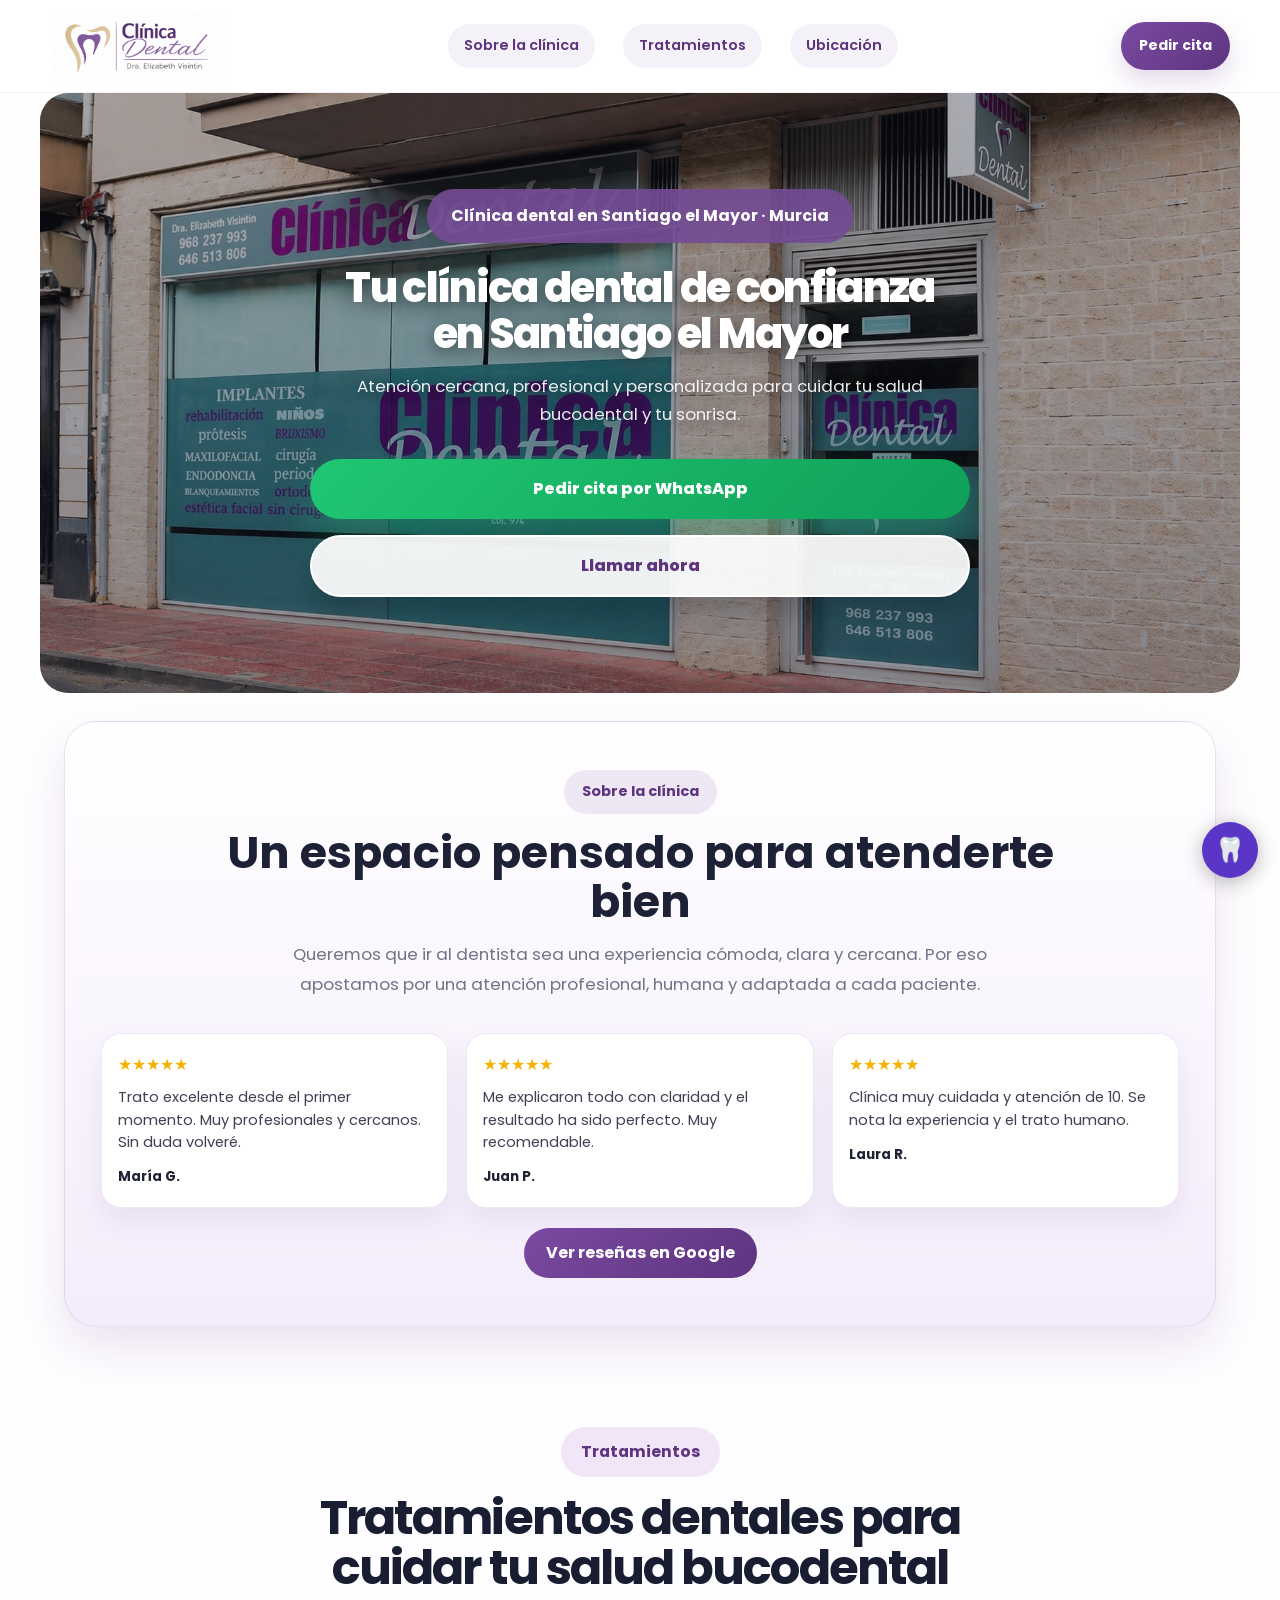
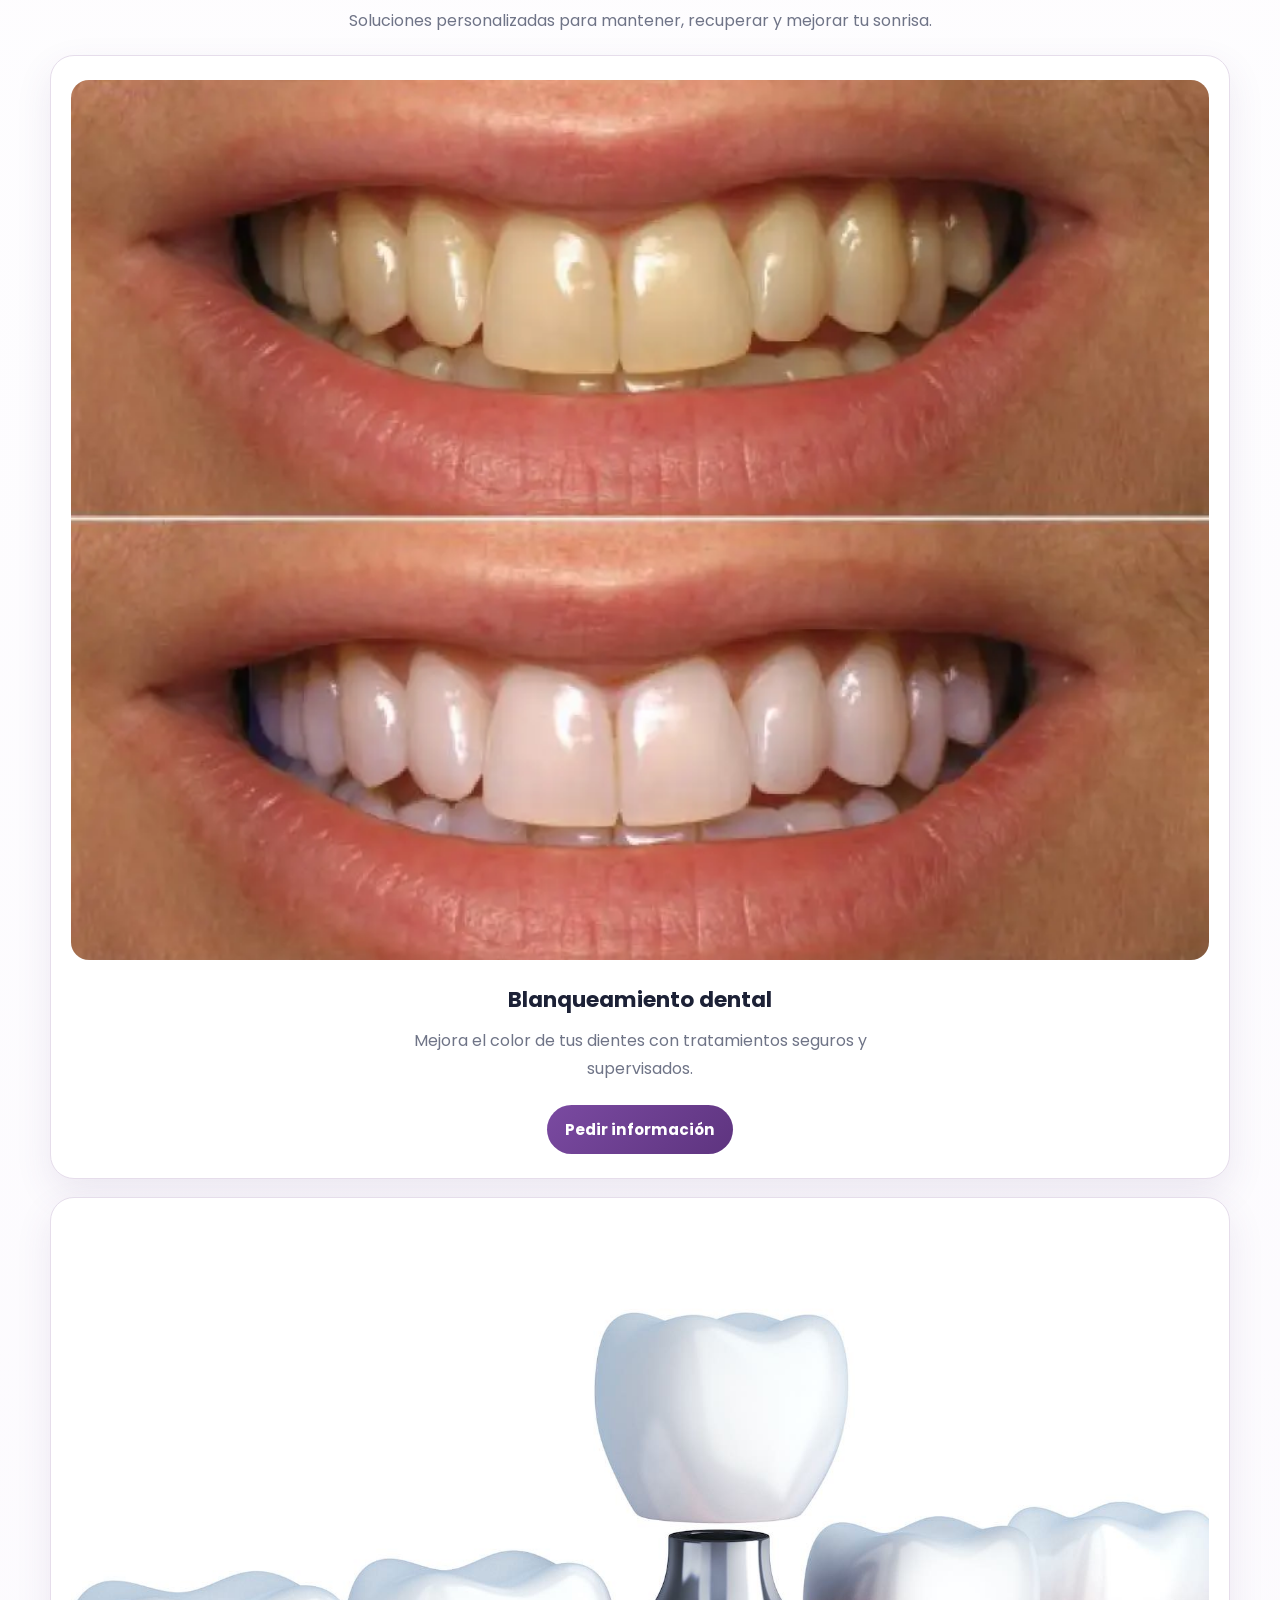
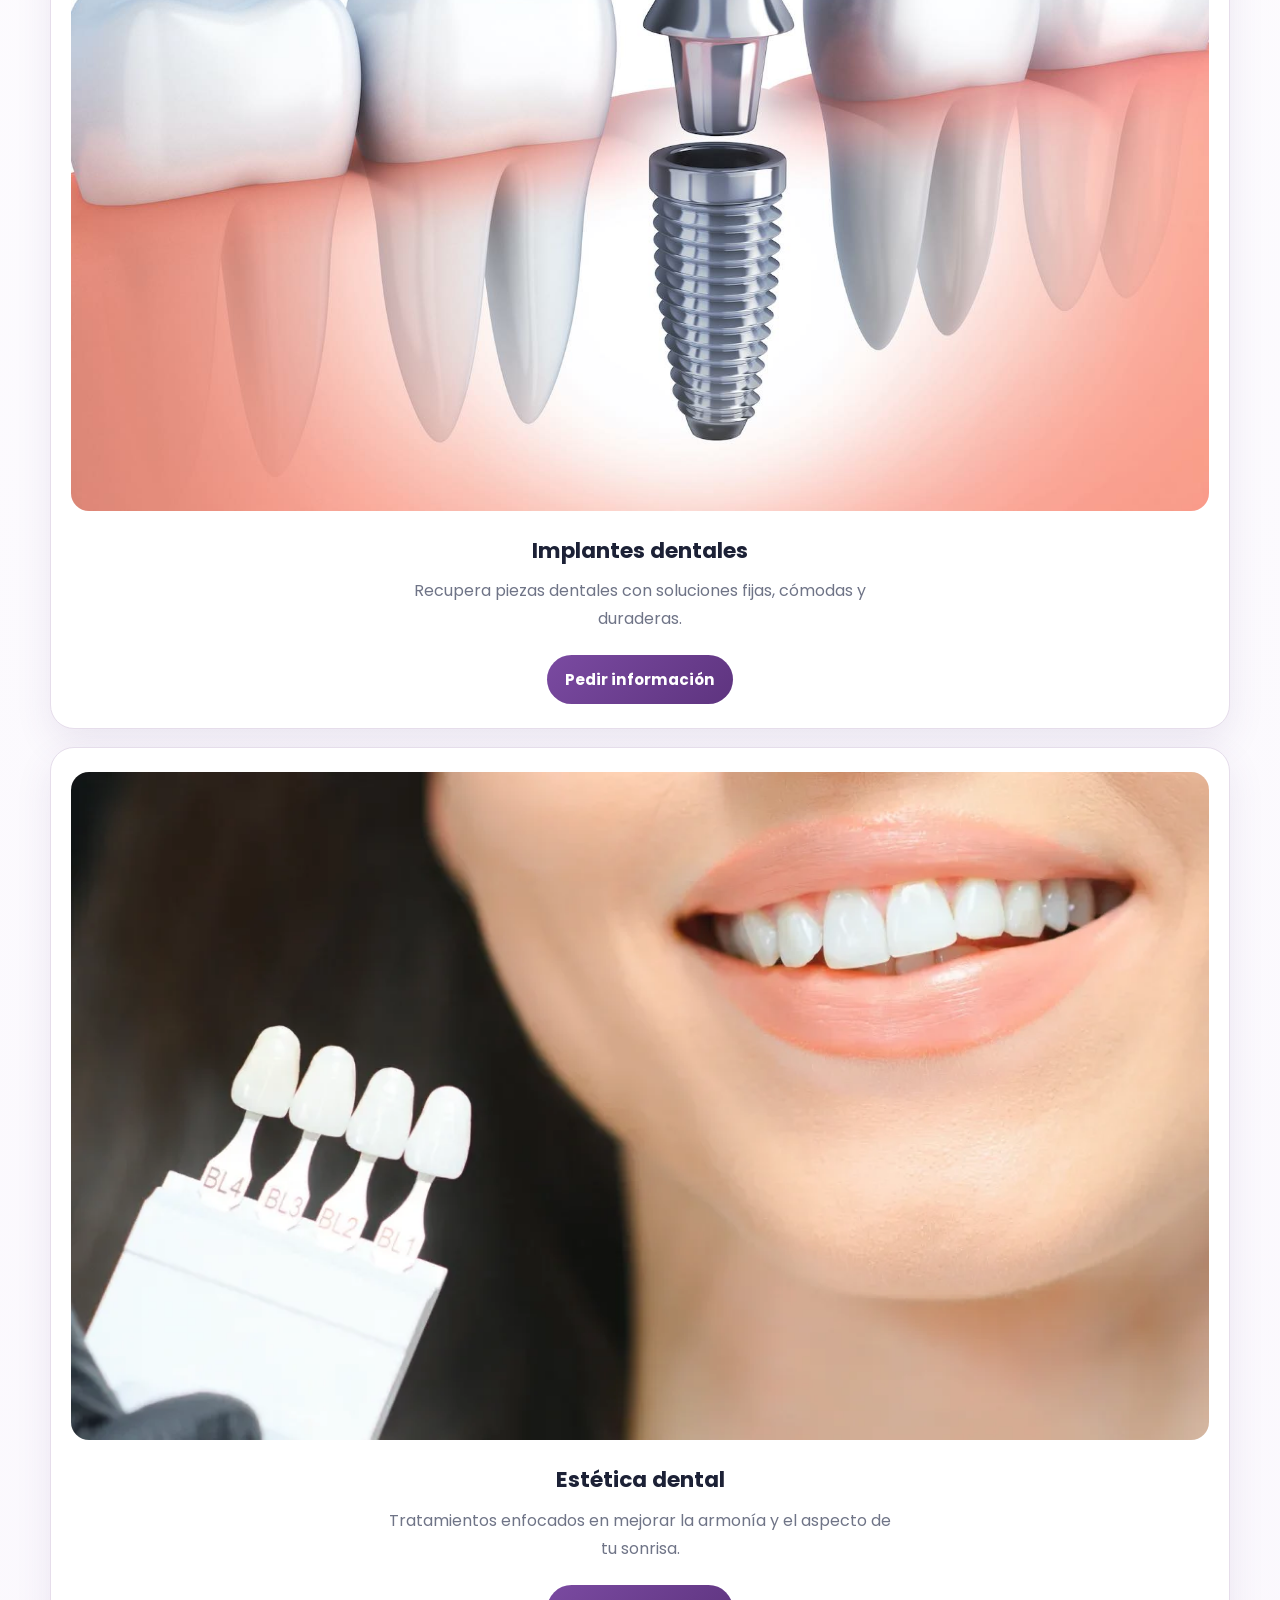
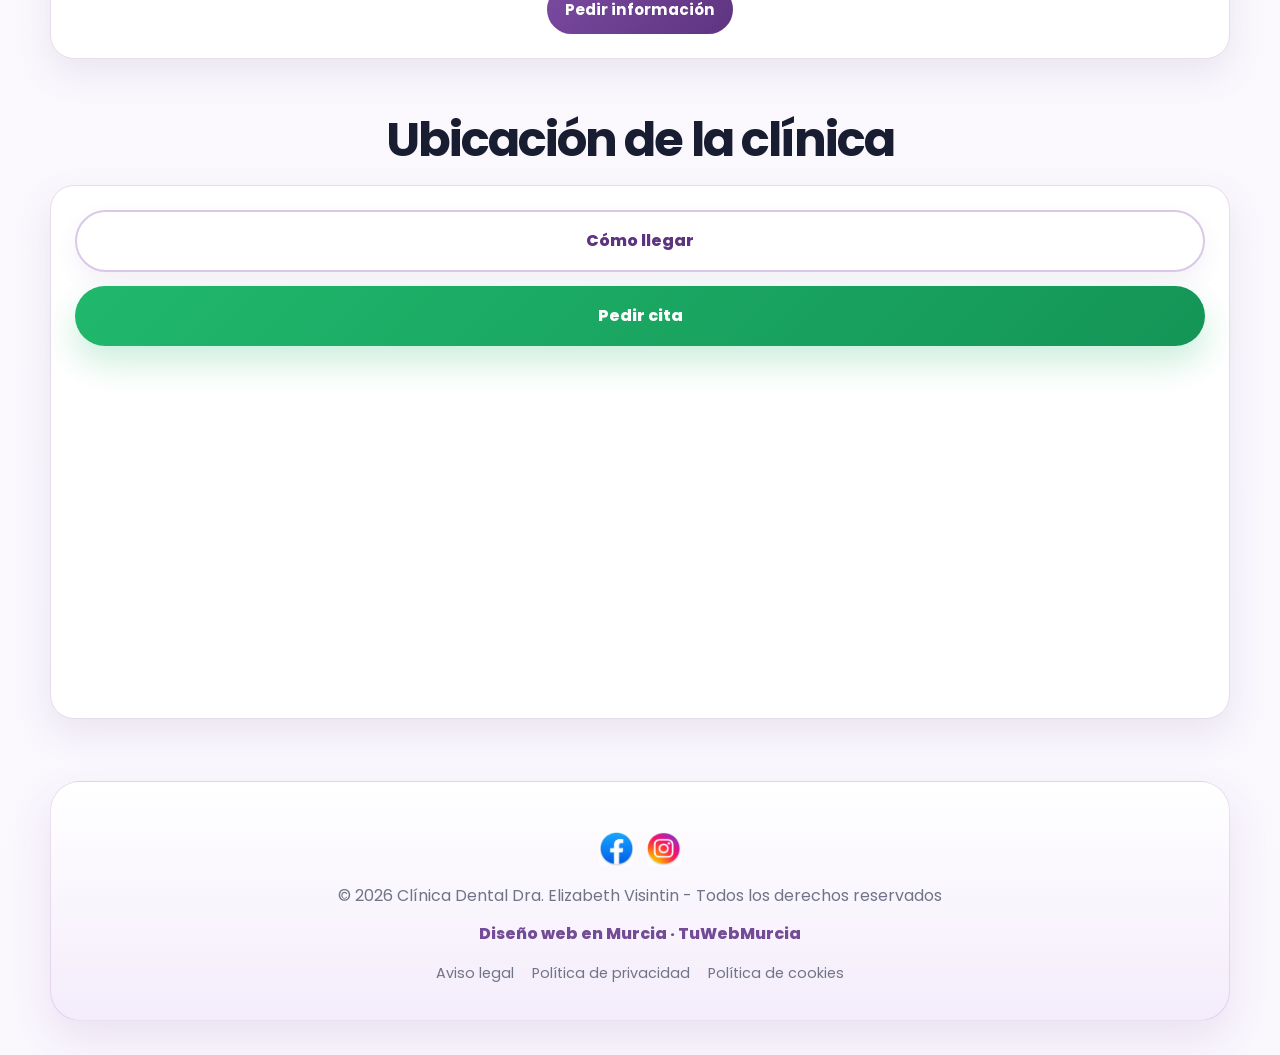
<file: index.html>
<!DOCTYPE html>
<html lang="es">
<head>
  <meta charset="UTF-8" />
  <meta name="viewport" content="width=device-width, initial-scale=1.0" />
  <title>Clínica dental en Santiago el Mayor | Dra. Elizabeth Visintin</title>

  <meta name="description" content="Clínica dental en Santiago el Mayor, Murcia. Revisión, estética dental, implantes y tratamientos personalizados. Pide tu cita por teléfono o WhatsApp." />

  <link rel="preconnect" href="https://fonts.googleapis.com" />
  <link rel="preconnect" href="https://fonts.gstatic.com" crossorigin />

  <link href="https://fonts.googleapis.com/css2?family=Poppins:wght@400;500;600;700;800&display=swap" rel="stylesheet" />

  <link rel="stylesheet" href="https://cdnjs.cloudflare.com/ajax/libs/font-awesome/6.5.0/css/all.min.css">

  <link rel="stylesheet" href="style.css" />
</head>
<body>

  <header class="site-header">
    <div class="container header-inner">

      <a href="#inicio" class="logo-wrap">
        <img src="logo-clinica.png" alt="Clínica Dental Dra. Elizabeth Visintin" class="logo-img" />
      </a>

      <nav class="main-nav">
        <a href="#sobre">Sobre la clínica</a>
        <a href="#tratamientos">Tratamientos</a>
        <a href="#ubicacion">Ubicación</a>
      </nav>

      <a href="https://wa.me/34646513806?text=Hola,%20quiero%20pedir%20cita%20en%20la%20cl%C3%ADnica%20dental." 
         class="header-cta" target="_blank">
        Pedir cita
      </a>

    </div>
  </header>

  <main>

    <section class="hero hero-photo" id="inicio">
      <div class="hero-overlay"></div>

      <div class="container hero-content">
        <span class="hero-badge">Clínica dental en Santiago el Mayor · Murcia</span>

        <h1>Tu clínica dental de confianza en Santiago el Mayor</h1>

        <p>
          Atención cercana, profesional y personalizada para cuidar tu salud bucodental y tu sonrisa.
        </p>

        <div class="hero-buttons">
          <a href="https://wa.me/34646513806?text=Hola,%20quiero%20pedir%20cita%20en%20la%20cl%C3%ADnica%20dental." class="btn btn-primary" target="_blank">
            Pedir cita por WhatsApp
          </a>

          <a href="tel:+34646513806" class="btn btn-secondary">
            Llamar ahora
          </a>
        </div>
      </div>
    </section>

    <!-- SOBRE LA CLÍNICA CORREGIDO -->
    <section id="sobre" class="section-block">
      <div class="container">
        <div class="about-highlight">

          <span class="about-tag">Sobre la clínica</span>

          <h2>Un espacio pensado para atenderte bien</h2>

          <p>
            Queremos que ir al dentista sea una experiencia cómoda, clara y cercana. Por eso apostamos por una atención profesional, humana y adaptada a cada paciente.
          </p>

          <div class="reviews-block">
            <div class="reviews-grid">

              <div class="review-card">
                <div class="stars">★★★★★</div>
                <p>Trato excelente desde el primer momento. Muy profesionales y cercanos. Sin duda volveré.</p>
                <span class="review-author">María G.</span>
              </div>

              <div class="review-card">
                <div class="stars">★★★★★</div>
                <p>Me explicaron todo con claridad y el resultado ha sido perfecto. Muy recomendable.</p>
                <span class="review-author">Juan P.</span>
              </div>

              <div class="review-card">
                <div class="stars">★★★★★</div>
                <p>Clínica muy cuidada y atención de 10. Se nota la experiencia y el trato humano.</p>
                <span class="review-author">Laura R.</span>
              </div>

            </div>

            <div class="reviews-cta">
              <a href="https://www.google.com/search?q=clinica+dental+dra+elizabeth+visintin+murcia" target="_blank" class="btn-review">
                Ver reseñas en Google
              </a>
            </div>
          </div>

        </div>
      </div>
    </section>

    <!-- TRATAMIENTOS -->
    <section id="tratamientos" class="section-block">
      <div class="container">
        <div class="section-head">
          <span class="section-kicker">Tratamientos</span>
          <h2>Tratamientos dentales para cuidar tu salud bucodental</h2> 
          <p>Soluciones personalizadas para mantener, recuperar y mejorar tu sonrisa.</p>
        </div>

        <div class="cards-grid">
          <article class="service-card">
            <div class="service-img">
              <img src="img/blanqueamiento.webp">
            </div>
            <h3>Blanqueamiento dental</h3>
            <p>Mejora el color de tus dientes con tratamientos seguros y supervisados.</p>
            <a href="#">Pedir información</a>
          </article>

          <article class="service-card">
            <div class="service-img">
              <img src="img/Implantesdentales.jpg">
            </div>
            <h3>Implantes dentales</h3>
            <p>Recupera piezas dentales con soluciones fijas, cómodas y duraderas.</p>
            <a href="#">Pedir información</a>
          </article>

          <article class="service-card">
            <div class="service-img">
              <img src="img/Esteticadental.webp">
            </div>
            <h3>Estética dental</h3>
            <p>Tratamientos enfocados en mejorar la armonía y el aspecto de tu sonrisa.</p>
            <a href="#">Pedir información</a>
          </article>
        </div>
      </div>
    </section>

    <!-- UBICACIÓN -->
    <section id="ubicacion" class="section-block">
      <div class="container">
        <div class="section-head">
          <h2>Ubicación de la clínica</h2>
        </div>

        <div class="location-box">
          <div class="location-buttons">
           <a href="https://www.google.com/maps/search/?api=1&query=Cl%C3%ADnica+Dental+Dra+Elizabeth+Visintin+Murcia" 
   class="btn btn-secondary" 
   target="_blank">
  Cómo llegar
</a>
            <a href="https://wa.me/34646513806" class="btn btn-primary" target="_blank">
  Pedir cita
</a>
          </div>

          <div class="map-wrap">
            <iframe src="https://www.google.com/maps?q=Santiago%20el%20Mayor%20Murcia&output=embed"></iframe>
          </div>
        </div>
      </div>
    </section>

  </main>

  <footer class="site-footer">

  <div class="footer-social">
    <a href="https://www.facebook.com/elizabeth.visintin/" target="_blank">
      <img src="img/facebook.png" alt="Facebook">
    </a>

    <a href="https://www.instagram.com/clinicadentaldravisintin/" target="_blank">
      <img src="img/instagram.png" alt="Instagram">
    </a>
  </div>

  <p class="footer-copy">
    © 2026 Clínica Dental Dra. Elizabeth Visintin - Todos los derechos reservados
  </p>

  <p class="footer-design">
    
<a href="https://www.tuwebmurcia.es" target="_blank">Diseño web en Murcia · TuWebMurcia</a>    
    </a>
  </p>

  <div class="footer-legal">
    <a href="#">Aviso legal</a>
    <a href="#">Política de privacidad</a>
    <a href="#">Política de cookies</a>
  </div>

</footer>
<script src="chatbot.js"></script>
</body>
</html>
</file>
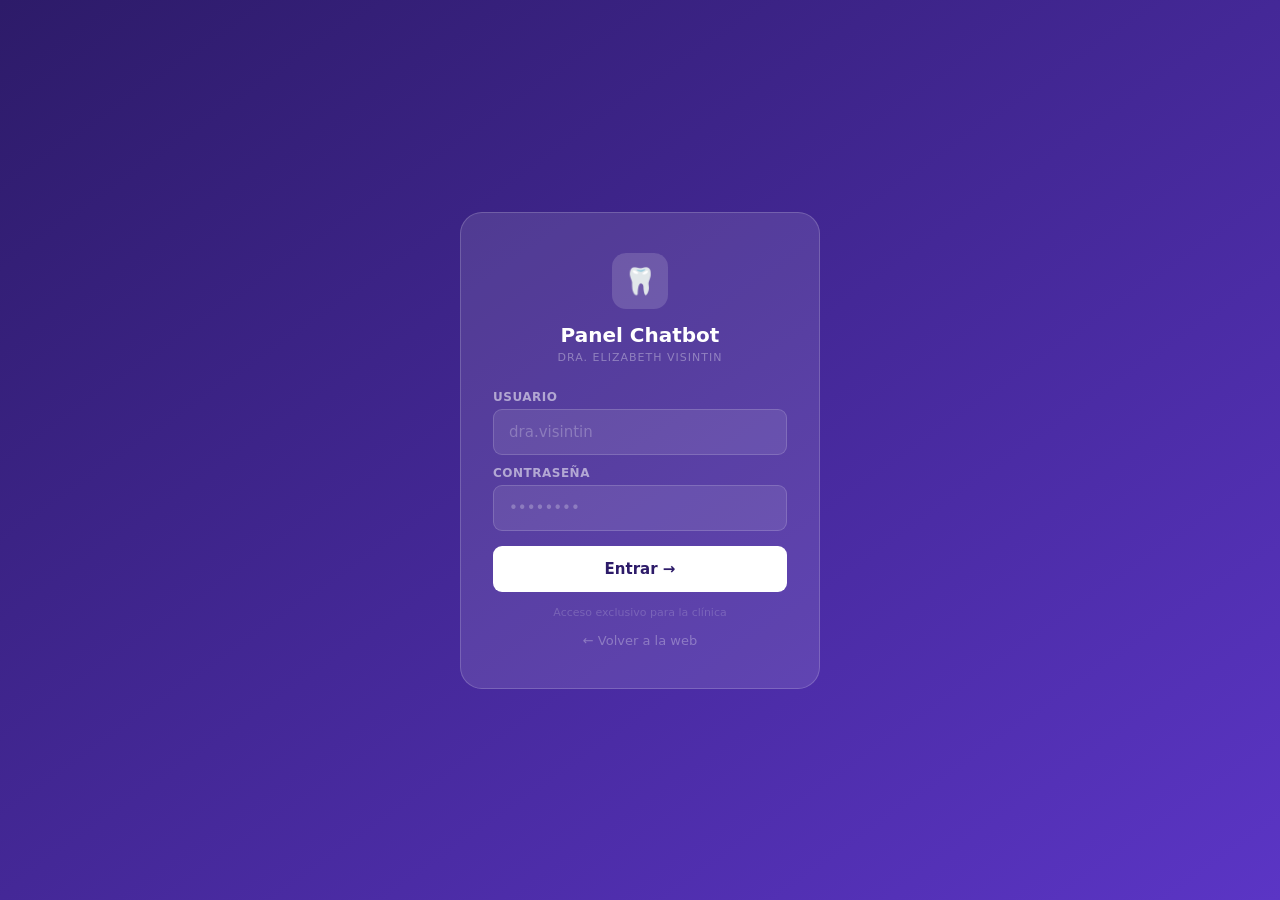
<file: panel-chatbot.html>
<!DOCTYPE html>
<html lang="es">
<head>
<meta charset="UTF-8">
<meta name="viewport" content="width=device-width, initial-scale=1.0">
<title>Panel Chatbot · Dra. Elizabeth Visintin</title>
<style>
:root{
  --p:#5b35c5;--pd:#2d1b69;--pm:#7c57e0;--pl:#a98af5;
  --pale:#ede8ff;--ghost:#f7f5ff;--white:#fff;
  --ink:#1e1e2e;--gray:#6b7280;--border:#e5e7eb;
  --green:#22c77a;--red:#ef4444;
  --s:0 2px 16px rgba(91,53,197,.09);--r:14px;
}
*{box-sizing:border-box;margin:0;padding:0;}
body{font-family:system-ui,-apple-system,sans-serif;background:var(--ghost);color:var(--ink);min-height:100vh;font-size:15px;}

/* LOGIN */
#login{position:fixed;inset:0;background:linear-gradient(145deg,var(--pd),var(--p));display:flex;align-items:center;justify-content:center;z-index:999;padding:20px;}
.lbox{background:rgba(255,255,255,.11);border:1px solid rgba(255,255,255,.18);border-radius:22px;padding:40px 32px;width:100%;max-width:360px;}
@keyframes up{from{opacity:0;transform:translateY(18px)}to{opacity:1;transform:translateY(0)}}
.lbox{animation:up .4s ease;}
.licon{width:56px;height:56px;background:rgba(255,255,255,.15);border-radius:14px;display:flex;align-items:center;justify-content:center;font-size:26px;margin:0 auto 14px;}
.ltitle{font-size:20px;font-weight:700;color:#fff;text-align:center;margin-bottom:4px;}
.lsub{color:rgba(255,255,255,.35);font-size:11px;text-align:center;letter-spacing:1px;text-transform:uppercase;margin-bottom:26px;}
.lf label{display:block;color:rgba(255,255,255,.55);font-size:12px;font-weight:600;letter-spacing:.5px;margin-bottom:5px;}
.lf input{width:100%;background:rgba(255,255,255,.09);border:1px solid rgba(255,255,255,.16);border-radius:9px;padding:13px 15px;color:#fff;font-size:15px;outline:none;margin-bottom:11px;font-family:inherit;}
.lf input::placeholder{color:rgba(255,255,255,.25);}
.lf input:focus{border-color:rgba(255,255,255,.4);}
.lbtn{width:100%;padding:14px;background:#fff;color:var(--pd);border:none;border-radius:9px;font-size:15px;font-weight:700;cursor:pointer;margin-top:4px;transition:.2s;font-family:inherit;}
.lbtn:hover{background:var(--pale);}
.lerr{background:rgba(239,68,68,.18);border:1px solid rgba(239,68,68,.3);color:#fca5a5;border-radius:8px;padding:10px;font-size:13px;text-align:center;margin-top:10px;display:none;}
.lhint{color:rgba(255,255,255,.18);font-size:11px;text-align:center;margin-top:14px;}
.lback{display:block;text-align:center;color:rgba(255,255,255,.3);font-size:13px;text-decoration:none;margin-top:14px;}
.lback:hover{color:rgba(255,255,255,.6);}

/* APP */
#app{display:none;}

/* HEADER */
.hdr{background:linear-gradient(135deg,var(--pd),var(--p));position:sticky;top:0;z-index:100;box-shadow:0 2px 20px rgba(45,27,105,.25);}
.hdr-inner{display:flex;align-items:center;justify-content:space-between;padding:14px 20px;max-width:900px;margin:0 auto;}
.brand{display:flex;align-items:center;gap:10px;color:#fff;}
.brand-ico{width:34px;height:34px;background:rgba(255,255,255,.18);border-radius:8px;display:flex;align-items:center;justify-content:center;font-size:16px;}
.brand-name{font-size:15px;font-weight:700;line-height:1.2;}
.brand-sub{font-size:9px;color:rgba(255,255,255,.4);letter-spacing:.8px;display:block;text-transform:uppercase;}
.hdr-right{display:flex;gap:8px;align-items:center;}
.btn-lout{background:rgba(255,255,255,.12);border:1px solid rgba(255,255,255,.2);color:rgba(255,255,255,.8);border-radius:7px;padding:6px 12px;font-size:12px;font-weight:600;cursor:pointer;font-family:inherit;}
.btn-verWeb{background:rgba(255,255,255,.2);border:none;color:#fff;border-radius:7px;padding:6px 12px;font-size:12px;font-weight:600;cursor:pointer;font-family:inherit;text-decoration:none;display:inline-flex;align-items:center;gap:5px;}

/* NAV */
.navrow{display:flex;overflow-x:auto;padding:0 14px 2px;gap:2px;border-top:1px solid rgba(255,255,255,.08);max-width:900px;margin:0 auto;scrollbar-width:none;}
.navrow::-webkit-scrollbar{display:none;}
.ntab{display:flex;align-items:center;gap:6px;padding:10px 14px;color:rgba(255,255,255,.45);font-size:13px;font-weight:500;cursor:pointer;border:none;background:none;font-family:inherit;border-bottom:2px solid transparent;white-space:nowrap;flex-shrink:0;}
.ntab.active{color:#fff;border-bottom-color:#fff;}

/* MAIN */
main{max-width:900px;margin:0 auto;padding:24px 16px;}

/* SECTIONS */
.sec{display:none;}.sec.active{display:block;}

/* CARD */
.card{background:#fff;border-radius:var(--r);padding:22px;box-shadow:var(--s);margin-bottom:16px;}
.ctitle{font-size:17px;font-weight:700;color:var(--pd);margin-bottom:18px;display:flex;align-items:center;gap:8px;}

/* FORM */
.fg{display:flex;flex-direction:column;gap:14px;}
.fi{display:flex;flex-direction:column;gap:5px;}
label{font-size:11px;font-weight:700;color:var(--p);letter-spacing:.5px;text-transform:uppercase;}
input,select,textarea{font-family:inherit;font-size:15px;padding:12px 13px;border:1.5px solid var(--border);border-radius:9px;background:var(--ghost);color:var(--ink);outline:none;width:100%;}
input:focus,select:focus,textarea:focus{border-color:var(--p);background:#fff;}
textarea{resize:vertical;min-height:80px;}

/* TOGGLE */
.toggle-wrap{display:flex;align-items:center;gap:12px;}
.toggle{position:relative;width:48px;height:26px;flex-shrink:0;}
.toggle input{opacity:0;width:0;height:0;}
.toggle-slider{position:absolute;inset:0;background:#d1d5db;border-radius:26px;cursor:pointer;transition:.3s;}
.toggle-slider:before{content:'';position:absolute;width:20px;height:20px;left:3px;top:3px;background:#fff;border-radius:50%;transition:.3s;}
.toggle input:checked + .toggle-slider{background:var(--green);}
.toggle input:checked + .toggle-slider:before{transform:translateX(22px);}
.toggle-label{font-size:14px;font-weight:600;color:var(--ink);}

/* BTNS */
.btn{display:inline-flex;align-items:center;justify-content:center;gap:6px;padding:12px 20px;border-radius:9px;border:none;font-family:inherit;font-size:14px;font-weight:600;cursor:pointer;transition:.15s;}
.btn:active{transform:scale(.97);}
.btn-p{background:var(--p);color:#fff;}
.btn-p:hover{background:var(--pm);}
.btn-o{background:transparent;border:1.5px solid var(--p);color:var(--p);}
.btn-r{background:transparent;border:1.5px solid var(--red);color:var(--red);}
.btn-full{width:100%;}
.btn-sm{padding:8px 13px;font-size:12px;border-radius:7px;}
.btn-row{display:flex;gap:10px;flex-wrap:wrap;margin-top:16px;}

/* FAQ ITEMS */
.faq-item{border:1.5px solid var(--border);border-radius:12px;overflow:hidden;margin-bottom:12px;}
.faq-head{display:flex;align-items:center;justify-content:space-between;padding:14px 16px;cursor:pointer;background:var(--ghost);}
.faq-q{font-size:14px;font-weight:600;color:var(--pd);}
.faq-arrow{font-size:12px;color:var(--gray);transition:.2s;}
.faq-item.open .faq-arrow{transform:rotate(180deg);}
.faq-body{display:none;padding:14px 16px;background:#fff;border-top:1px solid var(--border);}
.faq-item.open .faq-body{display:block;}
.faq-actions{display:flex;gap:8px;margin-top:10px;}

/* PREVIEW CHAT */
.preview-wrap{background:#f8f9fa;border-radius:12px;padding:16px;border:1.5px solid var(--border);}
.preview-title{font-size:12px;font-weight:700;color:var(--gray);text-transform:uppercase;letter-spacing:.5px;margin-bottom:12px;}
.prev-hdr{border-radius:10px 10px 0 0;padding:12px 14px;display:flex;align-items:center;gap:9px;}
.prev-ava{width:32px;height:32px;background:rgba(255,255,255,.2);border-radius:50%;display:flex;align-items:center;justify-content:center;font-size:16px;}
.prev-name{color:#fff;font-weight:700;font-size:13px;}
.prev-sub{color:rgba(255,255,255,.55);font-size:11px;}
.prev-msgs{background:#fff;border-radius:0 0 10px 10px;padding:12px;min-height:80px;}
.prev-msg{background:#f0f0f0;border-radius:10px;padding:9px 12px;font-size:13px;display:inline-block;max-width:90%;line-height:1.5;}

/* STATS */
.stats-grid{display:grid;grid-template-columns:repeat(3,1fr);gap:12px;margin-bottom:20px;}
.stat-box{background:#fff;border-radius:12px;padding:16px;box-shadow:var(--s);text-align:center;}
.stat-num{font-size:28px;font-weight:700;color:var(--pd);}
.stat-lbl{font-size:12px;color:var(--gray);margin-top:4px;}

/* TOAST */
.toast{position:fixed;bottom:24px;left:50%;transform:translateX(-50%) translateY(80px);background:var(--ink);color:#fff;padding:12px 22px;border-radius:50px;font-weight:600;font-size:13px;box-shadow:0 8px 28px rgba(0,0,0,.25);opacity:0;transition:.3s;z-index:9000;white-space:nowrap;}
.toast.show{transform:translateX(-50%) translateY(0);opacity:1;}

/* COLOR PICKER */
.color-row{display:flex;gap:8px;flex-wrap:wrap;margin-top:8px;}
.color-opt{width:36px;height:36px;border-radius:50%;cursor:pointer;border:3px solid transparent;transition:.15s;}
.color-opt.sel{border-color:var(--ink);transform:scale(1.1);}

@media(min-width:600px){
  .fg{display:grid;grid-template-columns:1fr 1fr;gap:14px;}
  .fi.full{grid-column:1/-1;}
  .stats-grid{grid-template-columns:repeat(3,1fr);}
}
</style>
</head>
<body>

<!-- LOGIN -->
<div id="login">
  <div class="lbox">
    <div class="licon">🦷</div>
    <div class="ltitle">Panel Chatbot</div>
    <div class="lsub">Dra. Elizabeth Visintin</div>
    <div class="lf">
      <label>Usuario</label>
      <input type="text" id="lu" placeholder="dra.visintin" autocomplete="username">
      <label>Contraseña</label>
      <input type="password" id="lp" placeholder="••••••••" autocomplete="current-password" onkeypress="if(event.key==='Enter')doLogin()">
    </div>
    <button class="lbtn" onclick="doLogin()">Entrar →</button>
    <div class="lerr" id="lerr">⚠️ Usuario o contraseña incorrectos</div>
    <div class="lhint">Acceso exclusivo para la clínica</div>
    <a href="https://dentistassantiagoelmayor.es" class="lback">← Volver a la web</a>
  </div>
</div>

<!-- APP -->
<div id="app">
  <header class="hdr">
    <div class="hdr-inner">
      <div class="brand">
        <div class="brand-ico">🦷</div>
        <div>
          <div class="brand-name">Panel Chatbot</div>
          <span class="brand-sub">Dra. Elizabeth Visintin</span>
        </div>
      </div>
      <div class="hdr-right">
        <a href="https://dentistassantiagoelmayor.es" target="_blank" class="btn-verWeb">🌐 Ver web</a>
        <button class="btn-lout" onclick="doLogout()">Salir</button>
      </div>
    </div>
    <div class="navrow">
      <button class="ntab active" onclick="showSec('respuestas',this)"><span>💬</span> Respuestas</button>
      <button class="ntab" onclick="showSec('apariencia',this)"><span>🎨</span> Apariencia</button>
      <button class="ntab" onclick="showSec('estadisticas',this)"><span>📊</span> Estadísticas</button>
    </div>
  </header>

  <main>

    <!-- ══ RESPUESTAS ══ -->
    <div id="respuestas" class="sec active">

      <div class="card">
        <div class="ctitle">⚡ Estado del chatbot</div>
        <div class="toggle-wrap">
          <label class="toggle">
            <input type="checkbox" id="chatActivo" onchange="toggleActivo()">
            <span class="toggle-slider"></span>
          </label>
          <span class="toggle-label" id="activoLabel">Chatbot activo en la web</span>
        </div>
        <p style="font-size:13px;color:var(--gray);margin-top:10px;">Desactívalo si quieres ocultarlo temporalmente sin borrar nada.</p>
      </div>

      <div class="card">
        <div style="display:flex;justify-content:space-between;align-items:center;margin-bottom:18px;flex-wrap:wrap;gap:10px;">
          <div class="ctitle" style="margin:0;">💬 Respuestas automáticas</div>
          <button class="btn btn-p btn-sm" onclick="nuevaFaq()">➕ Nueva respuesta</button>
        </div>
        <p style="font-size:13px;color:var(--gray);margin-bottom:16px;">Edita las respuestas que el chatbot dará a los visitantes. Haz clic en cada pregunta para editarla.</p>
        <div id="faqList"></div>
        <div class="btn-row">
          <button class="btn btn-p btn-full" onclick="guardarFaqs()">💾 Guardar todos los cambios</button>
        </div>
      </div>

      <div class="card">
        <div class="ctitle">✏️ Mensaje de bienvenida</div>
        <div class="fi">
          <label>Texto que ve el visitante al abrir el chat</label>
          <textarea id="saludoInput" rows="3"></textarea>
        </div>
        <div class="btn-row">
          <button class="btn btn-p" onclick="guardarSaludo()">💾 Guardar saludo</button>
        </div>
      </div>
    </div>

    <!-- ══ APARIENCIA ══ -->
    <div id="apariencia" class="sec">
      <div class="card">
        <div class="ctitle">🎨 Personalización del chat</div>
        <div class="fg">
          <div class="fi">
            <label>Nombre mostrado en el chat</label>
            <input type="text" id="cfgNombre" placeholder="Dra. Elizabeth Visintin">
          </div>
          <div class="fi">
            <label>Teléfono de contacto</label>
            <input type="text" id="cfgTel" placeholder="+34 646 51 38 06">
          </div>
          <div class="fi">
            <label>Número WhatsApp (solo dígitos, con prefijo)</label>
            <input type="text" id="cfgWa" placeholder="34646513806">
          </div>
          <div class="fi full">
            <label>Color principal del chat</label>
            <div class="color-row" id="colorRow">
              <div class="color-opt" style="background:#5b35c5" data-color="#5b35c5" onclick="selColor(this)"></div>
              <div class="color-opt" style="background:#1a3a5c" data-color="#1a3a5c" onclick="selColor(this)"></div>
              <div class="color-opt" style="background:#059669" data-color="#059669" onclick="selColor(this)"></div>
              <div class="color-opt" style="background:#dc2626" data-color="#dc2626" onclick="selColor(this)"></div>
              <div class="color-opt" style="background:#d97706" data-color="#d97706" onclick="selColor(this)"></div>
              <div class="color-opt" style="background:#0891b2" data-color="#0891b2" onclick="selColor(this)"></div>
              <div class="color-opt" style="background:#7c3aed" data-color="#7c3aed" onclick="selColor(this)"></div>
              <div class="color-opt" style="background:#be185d" data-color="#be185d" onclick="selColor(this)"></div>
            </div>
            <div style="display:flex;align-items:center;gap:10px;margin-top:10px;">
              <label style="text-transform:none;font-size:13px;color:var(--gray);">O elige un color personalizado:</label>
              <input type="color" id="colorCustom" style="width:48px;height:36px;padding:2px;cursor:pointer;" onchange="selColorCustom(this.value)">
            </div>
          </div>
        </div>
        <div class="btn-row">
          <button class="btn btn-p" onclick="guardarConfig()">💾 Guardar apariencia</button>
        </div>
      </div>

      <div class="card">
        <div class="ctitle">👁️ Vista previa</div>
        <div class="preview-wrap">
          <div class="preview-title">Así verán el chat los visitantes:</div>
          <div class="prev-hdr" id="prevHdr" style="background:#5b35c5;">
            <div class="prev-ava">🦷</div>
            <div>
              <div class="prev-name" id="prevNombre">Dra. Elizabeth Visintin</div>
              <div class="prev-sub">● En línea ahora</div>
            </div>
          </div>
          <div class="prev-msgs">
            <div class="prev-msg" id="prevSaludo">¡Hola! 👋 Soy el asistente de la clínica. ¿En qué puedo ayudarte?</div>
          </div>
        </div>
      </div>

      <div class="card">
        <div class="ctitle">🔧 Instrucciones de instalación</div>
        <p style="font-size:14px;color:var(--gray);line-height:1.7;margin-bottom:14px;">
          Para activar el chatbot en tu web, añade esta línea justo antes del <code style="background:#f0ecff;padding:2px 6px;border-radius:4px;color:var(--p);">&lt;/body&gt;</code> en tu <code style="background:#f0ecff;padding:2px 6px;border-radius:4px;color:var(--p);">index.html</code>:
        </p>
        <div style="background:#1e1e2e;border-radius:10px;padding:16px;font-family:monospace;font-size:14px;color:#a98af5;overflow-x:auto;">
          &lt;script src="chatbot.js"&gt;&lt;/script&gt;
        </div>
        <p style="font-size:13px;color:var(--gray);margin-top:12px;">Asegúrate de que <strong>chatbot.js</strong> y <strong>panel-chatbot.html</strong> están en la misma carpeta que tu index.html en GitHub.</p>
      </div>
    </div>

    <!-- ══ ESTADÍSTICAS ══ -->
    <div id="estadisticas" class="sec">
      <div class="stats-grid">
        <div class="stat-box">
          <div class="stat-num" id="stMsgs">0</div>
          <div class="stat-lbl">Mensajes enviados</div>
        </div>
        <div class="stat-box">
          <div class="stat-num" id="stSesiones">0</div>
          <div class="stat-lbl">Sesiones abiertas</div>
        </div>
        <div class="stat-box">
          <div class="stat-num" id="stFaqs">0</div>
          <div class="stat-lbl">Respuestas configuradas</div>
        </div>
      </div>

      <div class="card">
        <div class="ctitle">🔥 Preguntas más frecuentes</div>
        <div id="topPreguntas"><p style="color:var(--gray);font-size:14px;">Sin datos todavía. Las estadísticas se acumulan cuando los visitantes usan el chat.</p></div>
      </div>

      <div class="card">
        <div class="ctitle">🗑️ Zona peligrosa</div>
        <p style="font-size:14px;color:var(--gray);margin-bottom:14px;">Resetear borrará las estadísticas del chatbot pero NO las respuestas ni la configuración.</p>
        <button class="btn btn-r btn-sm" onclick="resetStats()">🗑️ Resetear estadísticas</button>
      </div>
    </div>

  </main>
</div>

<div class="toast" id="toast"></div>

<script>
// ── AUTH ──
// Credenciales: dra.visintin / clinica2024
function doLogin(){
  const u=document.getElementById('lu').value.trim();
  const p=document.getElementById('lp').value.trim();
  if(u==='dra.visintin'&&p==='clinica2024'){
    document.getElementById('login').style.display='none';
    document.getElementById('app').style.display='block';
    initApp();
  }else{
    document.getElementById('lerr').style.display='block';
    document.getElementById('lp').value='';
  }
}
function doLogout(){
  document.getElementById('login').style.display='flex';
  document.getElementById('app').style.display='none';
  document.getElementById('lp').value='';
  document.getElementById('lerr').style.display='none';
}

// ── NAV ──
function showSec(id,btn){
  document.querySelectorAll('.sec').forEach(s=>s.classList.remove('active'));
  document.querySelectorAll('.ntab').forEach(b=>b.classList.remove('active'));
  document.getElementById(id).classList.add('active');
  btn.classList.add('active');
  window.scrollTo({top:0,behavior:'smooth'});
}

// ── TOAST ──
function showToast(msg){
  const t=document.getElementById('toast');
  t.textContent=msg;t.classList.add('show');
  setTimeout(()=>t.classList.remove('show'),3000);
}

// ── DATA ──
const DEFAULT_FAQS=[
  {id:'h',q:'¿Cuáles son los horarios?',a:'Nuestro horario es de lunes a viernes de 9:00 a 20:00. ¿Te gustaría pedir cita?'},
  {id:'c',q:'¿Cómo pedir cita?',a:'Puedes pedir cita por:\n📞 Llamando al +34 646 51 38 06\n💬 WhatsApp al mismo número\n\n¡Te atendemos encantados!'},
  {id:'p',q:'¿Cuáles son los precios?',a:'Los precios dependen del tratamiento y tu caso. Te hacemos presupuesto personalizado sin compromiso. ¿Te llamo?'},
  {id:'u',q:'¿Dónde estáis ubicados?',a:'📍 Estamos en Santiago el Mayor, Murcia. ¿Necesitas indicaciones?'},
  {id:'t',q:'¿Qué tratamientos ofrecéis?',a:'Ofrecemos blanqueamiento, implantes dentales, estética dental, ortodoncia, endodoncia y revisiones. ¿Cuál te interesa?'},
  {id:'s',q:'¿Aceptáis seguros dentales?',a:'Trabajamos con los principales seguros. Consúltanos con el nombre de tu compañía al +34 646 51 38 06.'},
  {id:'e',q:'¿Atendéis urgencias?',a:'🚨 Sí, atendemos urgencias. Llámanos al +34 646 51 38 06 y te atendemos lo antes posible.'},
  {id:'n',q:'¿Tratáis a niños?',a:'¡Por supuesto! Atendemos a pacientes de todas las edades con mucho cariño 😊'},
];
const DEFAULT_CFG={
  nombre:'Dra. Elizabeth Visintin',
  saludo:'¡Hola! 👋 Soy el asistente de la Clínica Dental Dra. Elizabeth Visintin. ¿En qué puedo ayudarte?',
  wa:'34646513806',tel:'+34 646 51 38 06',color:'#5b35c5',activo:true
};

function getFaqs(){const s=localStorage.getItem('ev_faqs');return s?JSON.parse(s):[...DEFAULT_FAQS.map(f=>({...f}))];}
function getCfg(){const s=localStorage.getItem('ev_config');return s?JSON.parse(s):{...DEFAULT_CFG};}
function getStats(){const s=localStorage.getItem('ev_stats');return s?JSON.parse(s):{msgs:0,sesiones:0,topQ:{}};}

let faqs=getFaqs();
let cfg=getCfg();
let curColor=cfg.color||'#5b35c5';
let editIdx=null;

// ── FAQ RENDER ──
function renderFaqs(){
  const el=document.getElementById('faqList');
  if(!faqs.length){el.innerHTML='<p style="color:var(--gray);font-size:14px;text-align:center;padding:20px 0;">Sin respuestas. Añade una con el botón ➕</p>';return;}
  el.innerHTML=faqs.map((f,i)=>`
    <div class="faq-item" id="fi${i}">
      <div class="faq-head" onclick="toggleFaq(${i})">
        <span class="faq-q">💬 ${f.q}</span>
        <span class="faq-arrow">▼</span>
      </div>
      <div class="faq-body">
        <div class="fi" style="margin-bottom:10px;">
          <label>Pregunta</label>
          <input type="text" id="fq${i}" value="${f.q.replace(/"/g,'&quot;')}">
        </div>
        <div class="fi">
          <label>Respuesta del chatbot</label>
          <textarea id="fa${i}" rows="4">${f.a}</textarea>
        </div>
        <div class="faq-actions">
          <button class="btn btn-p btn-sm" onclick="guardarUnaFaq(${i})">💾 Guardar esta</button>
          <button class="btn btn-r btn-sm" onclick="borrarFaq(${i})">🗑 Eliminar</button>
        </div>
      </div>
    </div>`).join('');
}

function toggleFaq(i){
  document.getElementById('fi'+i).classList.toggle('open');
}

function nuevaFaq(){
  faqs.push({id:'custom_'+Date.now(),q:'Nueva pregunta...',a:'Escribe aquí la respuesta...'});
  renderFaqs();
  // Abrir la nueva
  setTimeout(()=>{
    const last=faqs.length-1;
    document.getElementById('fi'+last).classList.add('open');
    document.getElementById('fq'+last).focus();
    document.getElementById('fi'+last).scrollIntoView({behavior:'smooth',block:'center'});
  },50);
}

function guardarUnaFaq(i){
  const q=document.getElementById('fq'+i).value.trim();
  const a=document.getElementById('fa'+i).value.trim();
  if(!q||!a){showToast('⚠️ Rellena pregunta y respuesta');return;}
  faqs[i].q=q;faqs[i].a=a;
  localStorage.setItem('ev_faqs',JSON.stringify(faqs));
  renderFaqs();
  document.getElementById('fi'+i).classList.add('open');
  showToast('✅ Respuesta guardada');
}

function borrarFaq(i){
  if(!confirm('¿Eliminar esta respuesta?'))return;
  faqs.splice(i,1);
  localStorage.setItem('ev_faqs',JSON.stringify(faqs));
  renderFaqs();
  showToast('🗑️ Eliminada');
}

function guardarFaqs(){
  faqs.forEach((_,i)=>{
    const q=document.getElementById('fq'+i);
    const a=document.getElementById('fa'+i);
    if(q&&a){faqs[i].q=q.value.trim();faqs[i].a=a.value.trim();}
  });
  localStorage.setItem('ev_faqs',JSON.stringify(faqs));
  showToast('💾 Todos los cambios guardados');
}

// ── SALUDO ──
function guardarSaludo(){
  const s=document.getElementById('saludoInput').value.trim();
  if(!s){showToast('⚠️ El saludo no puede estar vacío');return;}
  cfg.saludo=s;
  localStorage.setItem('ev_config',JSON.stringify(cfg));
  actualizarPreview();
  showToast('✅ Saludo guardado');
}

// ── ACTIVO ──
function toggleActivo(){
  cfg.activo=document.getElementById('chatActivo').checked;
  localStorage.setItem('ev_config',JSON.stringify(cfg));
  document.getElementById('activoLabel').textContent=cfg.activo?'Chatbot activo en la web':'Chatbot desactivado (oculto en la web)';
  showToast(cfg.activo?'✅ Chatbot activado':'⏸ Chatbot desactivado');
}

// ── APARIENCIA ──
function selColor(el){
  document.querySelectorAll('.color-opt').forEach(c=>c.classList.remove('sel'));
  el.classList.add('sel');
  curColor=el.dataset.color;
  actualizarPreview();
}
function selColorCustom(val){
  document.querySelectorAll('.color-opt').forEach(c=>c.classList.remove('sel'));
  curColor=val;
  actualizarPreview();
}

function actualizarPreview(){
  const nombre=document.getElementById('cfgNombre').value||cfg.nombre;
  const saludo=document.getElementById('saludoInput').value||cfg.saludo;
  document.getElementById('prevHdr').style.background=curColor;
  document.getElementById('prevNombre').textContent=nombre;
  document.getElementById('prevSaludo').textContent=saludo.split('\n')[0];
}

function guardarConfig(){
  cfg.nombre=document.getElementById('cfgNombre').value.trim()||cfg.nombre;
  cfg.tel=document.getElementById('cfgTel').value.trim()||cfg.tel;
  cfg.wa=document.getElementById('cfgWa').value.trim()||cfg.wa;
  cfg.color=curColor;
  localStorage.setItem('ev_config',JSON.stringify(cfg));
  actualizarPreview();
  showToast('✅ Apariencia guardada. Recarga la web para ver los cambios.');
}

// ── ESTADÍSTICAS ──
function renderStats(){
  const st=getStats();
  document.getElementById('stMsgs').textContent=st.msgs||0;
  document.getElementById('stSesiones').textContent=st.sesiones||0;
  document.getElementById('stFaqs').textContent=faqs.length;
  const top=Object.entries(st.topQ||{}).sort((a,b)=>b[1]-a[1]).slice(0,5);
  const el=document.getElementById('topPreguntas');
  if(!top.length){el.innerHTML='<p style="color:var(--gray);font-size:14px;">Sin datos todavía.</p>';return;}
  el.innerHTML=top.map(([q,n])=>`
    <div style="display:flex;justify-content:space-between;align-items:center;padding:10px 0;border-bottom:1px solid var(--border);font-size:14px;">
      <span>${q}</span>
      <span style="background:var(--pale);color:var(--p);padding:3px 10px;border-radius:20px;font-weight:700;font-size:12px;">${n}x</span>
    </div>`).join('');
}

function resetStats(){
  if(!confirm('¿Resetear estadísticas?'))return;
  localStorage.removeItem('ev_stats');
  renderStats();
  showToast('🗑️ Estadísticas reseteadas');
}

// ── INIT ──
function initApp(){
  faqs=getFaqs();
  cfg=getCfg();
  curColor=cfg.color||'#5b35c5';

  // Estado activo
  document.getElementById('chatActivo').checked=cfg.activo!==false;
  document.getElementById('activoLabel').textContent=cfg.activo!==false?'Chatbot activo en la web':'Chatbot desactivado';

  // Saludo
  document.getElementById('saludoInput').value=cfg.saludo||DEFAULT_CFG.saludo;

  // Config
  document.getElementById('cfgNombre').value=cfg.nombre||DEFAULT_CFG.nombre;
  document.getElementById('cfgTel').value=cfg.tel||DEFAULT_CFG.tel;
  document.getElementById('cfgWa').value=cfg.wa||DEFAULT_CFG.wa;

  // Color
  document.querySelectorAll('.color-opt').forEach(c=>{
    if(c.dataset.color===curColor)c.classList.add('sel');
  });
  document.getElementById('colorCustom').value=curColor;

  renderFaqs();
  actualizarPreview();
  renderStats();
}

// Actualizar preview en tiempo real
document.addEventListener('input',e=>{
  if(['cfgNombre','saludoInput'].includes(e.target.id)) actualizarPreview();
});
</script>
</body>
</html>
</file>
<file: style.css>
:root {
  --primary: #7a4aa1;
  --primary-dark: #5e347f;
  --primary-soft: #f1e6f8;
  --primary-soft-2: #faf5fd;
  --text: #1f2337;
  --muted: #6f7487;
  --line: #e6ddeb;
  --white: #ffffff;
  --bg: #fcf9fe;
  --green: #20b86c;
  --green-dark: #149557;
  --shadow-soft: 0 14px 36px rgba(92, 55, 124, 0.10);
  --shadow-strong: 0 16px 34px rgba(122, 74, 161, 0.24);
  --radius-xl: 34px;
  --radius-lg: 26px;
  --radius-md: 20px;
  --radius-sm: 14px;
  --container: 1180px;
}

* {
  box-sizing: border-box;
}

html {
  scroll-behavior: smooth;
}

body {
  margin: 0;
  font-family: "Poppins", sans-serif;
  color: var(--text);
  background: linear-gradient(180deg, #fff 0%, #faf7fd 100%);
  line-height: 1.65;
}

img {
  max-width: 100%;
  display: block;
}

a {
  text-decoration: none;
}

.container {
  width: min(var(--container), calc(100% - 28px));
  margin: 0 auto;
}

/* HEADER */

.site-header {
  position: sticky;
  top: 0;
  z-index: 1000;
  background: rgba(255, 255, 255, 0.96);
  backdrop-filter: blur(10px);
  border-bottom: 1px solid rgba(122, 74, 161, 0.08);
}

.header-inner {
  min-height: 82px;
  display: flex;
  align-items: center;
  justify-content: space-between;
  gap: 16px;
  padding: 10px 0;
}

.logo-wrap {
  display: inline-flex;
  align-items: center;
  min-width: 0;
}

.logo-img {
  height: 72px;
  width: auto;
  object-fit: contain;
}

.header-cta {
  display: inline-flex;
  align-items: center;
  justify-content: center;
  min-height: 46px;
  padding: 12px 18px;
  border-radius: 999px;
  background: linear-gradient(135deg, var(--primary), var(--primary-dark));
  color: var(--white);
  font-weight: 700;
  font-size: 14px;
  box-shadow: 0 10px 24px rgba(122, 74, 161, 0.22);
  white-space: nowrap;
}

/* HERO */

.hero {
  padding: 32px 0 30px;
}

.hero-box {
  text-align: center;
}

.hero-badge {
  display: inline-block;
  padding: 14px 24px;
  border-radius: 999px;
  background: var(--primary-soft);
  color: var(--primary-dark);
  font-weight: 700;
  font-size: 16px;
  margin-bottom: 22px;
}

.hero h1 {
  margin: 0 auto 16px;
  max-width: 920px;
  font-size: clamp(2.2rem, 5.7vw, 4.9rem);
  line-height: 0.98;
  letter-spacing: -0.04em;
  font-weight: 800;
  color: #191d31;
  text-wrap: balance;
}

.hero-text {
  max-width: 760px;
  margin: 0 auto;
  font-size: clamp(1rem, 1.8vw, 1.35rem);
  line-height: 1.75;
  color: var(--muted);
}

.hero-buttons {
  display: flex;
  justify-content: center;
  gap: 16px;
  flex-wrap: wrap;
  margin-top: 30px;
}

.btn {
  display: inline-flex;
  align-items: center;
  justify-content: center;
  min-height: 64px;
  padding: 16px 28px;
  border-radius: 999px;
  font-weight: 800;
  text-align: center;
  transition: transform 0.2s ease, box-shadow 0.2s ease;
}

.btn:hover {
  transform: translateY(-2px);
}

.btn-primary {
  min-width: 300px;
  background: linear-gradient(135deg, var(--green), var(--green-dark));
  color: var(--white);
  box-shadow: 0 16px 34px rgba(32, 184, 108, 0.24);
}

.btn-secondary {
  min-width: 240px;
  background: var(--white);
  color: var(--primary-dark);
  border: 2px solid #d9c8e7;
  box-shadow: 0 10px 22px rgba(122, 74, 161, 0.08);
}

.hero-points {
  margin-top: 20px;
  display: flex;
  justify-content: center;
  gap: 10px;
  flex-wrap: wrap;
}

.hero-points span {
  padding: 10px 14px;
  background: var(--white);
  border: 1px solid var(--line);
  border-radius: 999px;
  color: var(--primary-dark);
  font-size: 0.92rem;
  font-weight: 600;
}

/* TRUST */

.quick-trust {
  padding: 8px 0 20px;
}

.trust-grid {
  display: grid;
  grid-template-columns: repeat(3, 1fr);
  gap: 16px;
}

.trust-card {
  background: var(--white);
  border: 1px solid var(--line);
  border-radius: 24px;
  padding: 24px;
  box-shadow: var(--shadow-soft);
}

.trust-card strong {
  display: block;
  margin-bottom: 10px;
  font-size: 1.05rem;
  color: #1f2337;
}

.trust-card p {
  margin: 0;
  color: var(--muted);
  font-size: 0.98rem;
  line-height: 1.7;
}

/* SECCIONES */

.section-block {
  padding: 34px 0;
}

.section-head {
  text-align: center;
  max-width: 900px;
  margin: 0 auto 26px;
}

.section-head-left {
  text-align: left;
  max-width: 100%;
  margin: 0 0 24px;
}

.section-kicker {
  display: inline-block;
  padding: 12px 20px;
  border-radius: 999px;
  background: var(--primary-soft);
  color: var(--primary-dark);
  font-weight: 700;
  font-size: 0.98rem;
  margin-bottom: 16px;
}

.section-head h2 {
  margin: 0 0 14px;
  font-size: clamp(2rem, 4.5vw, 3.9rem);
  line-height: 1.02;
  letter-spacing: -0.04em;
  color: #191d31;
  text-wrap: balance;
}

.section-head p {
  margin: 0;
  color: var(--muted);
  font-size: clamp(1rem, 1.7vw, 1.2rem);
  line-height: 1.8;
}

/* CARDS TRATAMIENTOS */

.cards-grid {
  display: grid;
  grid-template-columns: repeat(3, 1fr);
  gap: 18px;
}

.service-card {
  background: var(--white);
  border: 1px solid var(--line);
  border-radius: 30px;
  padding: 28px 24px;
  box-shadow: var(--shadow-soft);
  text-align: left;
}

.service-icon {
  width: 70px;
  height: 70px;
  border-radius: 22px;
  display: flex;
  align-items: center;
  justify-content: center;
  background: var(--primary-soft);
  font-size: 1.9rem;
  margin-bottom: 18px;
}

.service-card h3 {
  margin: 0 0 12px;
  font-size: 1.55rem;
  line-height: 1.15;
  color: #1c2136;
}

.service-card p {
  margin: 0 0 18px;
  color: var(--muted);
  font-size: 1rem;
  line-height: 1.75;
}

.service-card a {
  display: inline-flex;
  align-items: center;
  justify-content: center;
  min-height: 48px;
  padding: 12px 18px;
  border-radius: 999px;
  background: linear-gradient(135deg, var(--primary), var(--primary-dark));
  color: var(--white);
  font-weight: 700;
  font-size: 0.95rem;
}

/* DESTACADO */

.highlight-box {
  background: linear-gradient(180deg, #ffffff 0%, #faf5fd 100%);
  border: 1px solid var(--line);
  border-radius: 34px;
  padding: 30px;
  box-shadow: var(--shadow-soft);
}

.feature-grid {
  display: grid;
  grid-template-columns: repeat(3, 1fr);
  gap: 18px;
}

.feature-card {
  background: var(--white);
  border: 1px solid var(--line);
  border-radius: 28px;
  padding: 26px 22px;
}

.feature-number {
  display: inline-block;
  margin-bottom: 14px;
  font-size: 2.7rem;
  line-height: 1;
  font-weight: 800;
  color: #a365d2;
}

.feature-card h3 {
  margin: 0 0 10px;
  font-size: 1.45rem;
  color: #1f2438;
}

.feature-card p {
  margin: 0;
  color: var(--muted);
  line-height: 1.75;
}

/* UBICACIÓN */

.location-box {
  background: var(--white);
  border: 1px solid var(--line);
  border-radius: 32px;
  padding: 24px;
  box-shadow: var(--shadow-soft);
}

.location-buttons {
  display: flex;
  justify-content: center;
  gap: 14px;
  flex-wrap: wrap;
  margin-bottom: 20px;
}

.map-wrap iframe {
  width: 100%;
  min-height: 420px;
  border: 0;
  border-radius: 26px;
}

/* FOOTER */

.site-footer {
  padding: 36px 0 40px;
  text-align: center;
}

.site-footer p {
  margin: 0 0 10px;
  color: var(--muted);
  font-size: 1rem;
  line-height: 1.75;
}

.footer-soft {
  opacity: 0.8;
}

/* BARRA MÓVIL */

.mobile-bar {
  position: fixed;
  left: 12px;
  right: 12px;
  bottom: 12px;
  z-index: 1200;
  display: none;
  gap: 10px;
  padding: 10px;
  background: rgba(255, 255, 255, 0.94);
  border: 1px solid rgba(122, 74, 161, 0.10);
  border-radius: 22px;
  backdrop-filter: blur(10px);
  box-shadow: 0 16px 34px rgba(26, 31, 54, 0.14);
}

.mobile-bar a {
  flex: 1;
  min-height: 54px;
  display: inline-flex;
  align-items: center;
  justify-content: center;
  border-radius: 16px;
  font-weight: 800;
  font-size: 1rem;
  color: var(--white);
}

.mobile-call {
  background: linear-gradient(135deg, var(--primary), var(--primary-dark));
}

.mobile-wa {
  background: linear-gradient(135deg, var(--green), var(--green-dark));
}

/* RESPONSIVE */

@media (max-width: 980px) {
  .trust-grid,
  .cards-grid,
  .feature-grid {
    grid-template-columns: 1fr 1fr;
  }
}

@media (max-width: 768px) {

  .hero-photo {
    min-height: 75vh;              /* más compacto */
    padding: 60px 16px 20px;       /* reduce hueco arriba y abajo */
    background-position: center top;
  }

  .hero-photo::before {
    background: rgba(20, 22, 36, 0.35);
    backdrop-filter: blur(1px);
  }

  .hero-content {
    text-align: center;
    margin: 0 auto;
  }

  /* 🔥 REDUCIMOS ESPACIOS INTERNOS */
  .hero-tag {
    margin-bottom: 10px;
    padding: 10px 16px;
    font-size: 0.9rem;
  }

  .hero h1 {
    font-size: 1.9rem;
    line-height: 1.2;
    margin-bottom: 10px;
  }

  .hero-text {
    font-size: 0.95rem;
    margin-bottom: 16px;
  }

  /* 🔥 BOTONES MÁS PEGADOS */
  .hero-buttons {
    flex-direction: column;
    gap: 10px;
  }

  .hero-buttons a {
    padding: 14px;
    font-size: 1rem;
  }

}

  .btn-primary,
  .btn-secondary {
    width: 100%;
    min-width: 0;
    min-height: 60px;
    padding: 16px 18px;
    font-size: 1rem;
  }

  .hero-points {
    gap: 8px;
  }

  .hero-points span {
    font-size: 0.83rem;
    padding: 9px 12px;
  }

  .section-block {
    padding: 28px 0;
  }

  .section-head {
    margin-bottom: 20px;
  }

  .section-head h2 {
    font-size: clamp(1.9rem, 8vw, 3rem);
    line-height: 1.04;
  }

  .section-head p {
    font-size: 1rem;
    line-height: 1.75;
  }

  .trust-grid,
  .cards-grid,
  .feature-grid {
    grid-template-columns: 1fr;
  }

  .trust-card,
  .service-card,
  .feature-card,
  .location-box {
    border-radius: 24px;
  }

  .service-card {
    padding: 24px 20px;
  }

  .service-card h3 {
    font-size: 1.35rem;
  }

  .feature-card h3 {
    font-size: 1.28rem;
  }

  .location-buttons {
    flex-direction: column;
  }

  .map-wrap iframe {
    min-height: 320px;
  }

  .mobile-bar {
    display: flex;
  }

  .site-footer {
    padding-bottom: 100px;
  }
}
/* IMÁGENES EN TARJETAS DE SERVICIOS */

.service-img {
  width: 100%;
  border-radius: 18px;
  overflow: hidden;
  margin-bottom: 22px;
}

.service-img img {
  width: 100%;
  display: block;
  border-radius: 18px;
  transition: transform 0.3s ease;
}

/* SOLO PC */
@media (min-width: 769px) {
  .service-card {
    text-align: center;
    overflow: hidden;
  }

  .service-img {
    height: auto;
    margin-bottom: 28px;
  }

  .service-img img {
    height: auto;
    object-fit: contain;
    transform: none;
  }

  .service-card:hover .service-img img {
    transform: none;
  }

  .service-card h3 {
    margin-top: 0;
    margin-bottom: 14px;
  }

  .service-card p {
    margin-bottom: 22px;
    max-width: 520px;
    margin-left: auto;
    margin-right: auto;
  }

  .service-card a {
    margin: 0 auto;
  }
}

/* MÓVIL: se mantiene compacto */
@media (max-width: 768px) {
  .service-img {
    height: 160px;
    margin-bottom: 16px;
  }

  .service-img img {
    height: 100%;
    object-fit: cover;
  }
}

/* BOTÓN SUBIR */
.back-top {
  position: fixed !important;
  right: 18px !important;
  bottom: 18px !important;
  width: 52px !important;
  height: 52px !important;
  min-width: 52px !important;
  min-height: 52px !important;
  max-width: 52px !important;
  max-height: 52px !important;
  border-radius: 50% !important;
  background: #744c95 !important;
  color: #ffffff !important;
  display: flex !important;
  align-items: center !important;
  justify-content: center !important;
  font-size: 24px !important;
  font-weight: 700 !important;
  line-height: 1 !important;
  text-decoration: none !important;
  box-shadow: 0 10px 24px rgba(116, 76, 149, 0.28) !important;
  z-index: 99999 !important;
}

.back-top:hover {
  background: #d62828 !important;
  transform: translateY(-3px);
}

/* REDES FOOTER */
.footer-social {
  display: flex;
  justify-content: center;
  align-items: center;
  gap: 14px;
  flex-wrap: wrap;
  margin: 16px 0;
}

.footer-social a {
  display: inline-flex;
  align-items: center;
  justify-content: center;
}

.footer-social img {
  width: 34px;
  height: 34px;
  display: block;
  transition: 0.25s ease;
}

.footer-social img:hover {
  transform: scale(1.12);
}

/* QUITAR BARRA INFERIOR */
.mobile-bar {
  display: none !important;
}
/* HERO CON FOTO - PC Y MÓVIL */

.hero-photo {
  position: relative;
  min-height: 620px;
  display: flex;
  align-items: center;
  background-image: url("./img/clinica-portada.jpg");
  background-size: cover;
  background-position: center center;
  background-repeat: no-repeat;
  overflow: hidden;
}

.hero-photo::before {
  content: "";
  position: absolute;
  inset: 0;
  background: linear-gradient(
    180deg,
    rgba(20, 22, 36, 0.45) 0%,
    rgba(20, 22, 36, 0.50) 45%,
    rgba(20, 22, 36, 0.55) 100%
  );
}

.hero-content {
  position: relative;
  z-index: 2;
  max-width: 720px;
  padding: 80px 0;
  color: #fff;
}

.hero-content .hero-badge {
  background: rgba(116, 76, 149, 0.9);
  color: #fff;
}

.hero-content h1 {
  color: #fff;
  text-align: left;
}

.hero-content p {
  color: rgba(255, 255, 255, 0.9);
  text-align: left;
}

.hero-content .hero-buttons {
  justify-content: flex-start;
}

.hero-content .btn-secondary {
  background: rgba(255,255,255,0.08);
  color: #fff;
  border: 2px solid rgba(255,255,255,0.75);
}

/* SOLO MÓVIL: FOTO DIFERENTE */
@media (max-width: 768px) {
  .hero-photo {
    min-height: 75vh;
    padding: 70px 20px 30px;
    background-image: url("./img/clinica-portada-movil.jpg") !important;
    background-position: center top;
    background-size: cover;
  }

  .hero-photo::before {
    background: rgba(20, 22, 36, 0.35);
    backdrop-filter: blur(1px);
  }

  .hero-content {
    padding: 58px 0;
    text-align: center;
    margin: 0 auto;
  }

  .hero-content h1,
  .hero-content p {
    text-align: center;
  }

  .hero-content .hero-buttons {
    justify-content: center;
  }
}
/* AJUSTE HERO SOLO EN PC (MISMO ESTILO QUE TARJETAS) */

@media (min-width: 769px) {

  .hero-photo {
    max-width: 1200px;
    margin: 0 auto;
    border-radius: 24px;
    overflow: hidden;

    min-height: 320px;   /* 🔥 aquí está la clave */
    max-height: 380px;   /* evita que crezca demasiado */

    background-size: cover;
    background-position: center;
  }

  .hero-content {
    padding: 40px 20px; /* menos altura interna */
    text-align: center;
    margin: 0 auto;
  }

  .hero-content h1,
  .hero-content p {
    text-align: center;
  }

  .hero-content .hero-buttons {
    justify-content: center;
  }

}
/* HERO PREMIUM SOLO EN PC */

@media (min-width: 769px) {

  .hero {
    padding: 40px 20px;
  }

  .hero-photo {
    max-width: 1200px;
    margin: 0 auto;
    border-radius: 28px;
    overflow: hidden;

   min-height: 600px;
   max-height: none;

    background-size: cover;
    background-position: center;
    display: flex;
    align-items: center;
  }

  .hero-photo::before {
    background: linear-gradient(
      180deg,
      rgba(20, 22, 36, 0.35) 0%,
      rgba(20, 22, 36, 0.45) 100%
    );
  }

  .hero-content {
    max-width: 700px;
    margin: 0 auto;
    padding: 40px 20px;
    text-align: center;
  }

  .hero-content h1 {
    font-size: 2.6rem;
    line-height: 1.1;
  }

  .hero-content p {
    font-size: 1.05rem;
  }

  .hero-content .hero-buttons {
    justify-content: center;
  }

}
/* MEJORA PORTADA: TEXTO Y BOTONES MÁS VISIBLES */

.hero-content h1 {
  text-shadow: 0 4px 18px rgba(0, 0, 0, 0.45);
}

.hero-content p,
.hero-text {
  text-shadow: 0 3px 14px rgba(0, 0, 0, 0.45);
}

/* Botón principal WhatsApp más potente */
.hero-content .btn-primary {
  background: linear-gradient(135deg, #20c773, #0f9f59);
  color: #ffffff;
  box-shadow: 0 18px 38px rgba(32, 184, 108, 0.35);
}

/* Botón llamar más visible */
.hero-content .btn-secondary {
  background: rgba(255, 255, 255, 0.92);
  color: #5e347f;
  border: 2px solid #ffffff;
  box-shadow: 0 14px 30px rgba(0, 0, 0, 0.22);
  font-weight: 800;
}

.hero-content .btn-secondary:hover {
  background: #ffffff;
  color: #5e347f;
}
/* BLOQUE DESTACADO SOBRE LA CLÍNICA */

.about-highlight {
  max-width: 900px;
  margin: 0 auto 40px;
  padding: 40px 30px;
  border-radius: 28px;
  background: linear-gradient(180deg, #ffffff 0%, #f7f2fb 100%);
  border: 1px solid rgba(122, 74, 161, 0.12);
  box-shadow: 0 18px 40px rgba(122, 74, 161, 0.12);
  text-align: center;
}

.about-tag {
  display: inline-block;
  padding: 10px 18px;
  border-radius: 999px;
  background: rgba(122, 74, 161, 0.12);
  color: #5e347f;
  font-weight: 700;
  font-size: 0.9rem;
  margin-bottom: 14px;
}

.about-highlight h2 {
  margin: 0 0 14px;
  font-size: clamp(1.9rem, 4vw, 2.8rem);
  line-height: 1.1;
  color: #1c2136;
}

.about-highlight p {
  margin: 0 auto;
  max-width: 680px;
  color: #6f7487;
  font-size: 1.05rem;
  line-height: 1.75;
}

/* MÓVIL */
@media (max-width: 768px) {
  .about-highlight {
    padding: 28px 20px;
    margin-bottom: 28px;
  }

  .about-highlight h2 {
    font-size: 1.6rem;
  }

  .about-highlight p {
    font-size: 0.95rem;
  }
}
/* BLOQUE SOBRE LA CLÍNICA - DESTACADO CON DEGRADADO SUAVE */

.about-highlight {
  width: min(var(--container), calc(100% - 28px));
  max-width: var(--container);
  margin: 0 auto 44px;
  padding: 48px 36px;
  border-radius: 32px;
  background: linear-gradient(180deg, #ffffff 0%, #f4ecfb 100%);
  border: 1px solid rgba(122, 74, 161, 0.16);
  box-shadow: 0 20px 44px rgba(122, 74, 161, 0.14);
  text-align: center;
}

.about-highlight h2 {
  max-width: 860px;
  margin-left: auto;
  margin-right: auto;
}

.about-highlight p {
  max-width: 760px;
  margin-left: auto;
  margin-right: auto;
}
/* AJUSTE FINAL FOOTER SIN ESPACIO EXTRA */

.site-footer {
  padding-bottom: 30px !important;
}
.footer-legal {
  margin-top: 10px;
  font-size: 0.85rem;
  color: #777;
}

.footer-legal a {
  color: #777;
  text-decoration: none;
  transition: 0.3s;
}

.footer-legal a:hover {
  color: var(--primary);
}
/* MENÚ HEADER */

.main-nav {
  display: flex;
  gap: 28px;
  align-items: center;
  justify-content: center;
  flex: 1;
}

.main-nav a {
  font-weight: 600;
  color: var(--text);
  text-decoration: none;
  font-size: 0.95rem;
  transition: 0.3s;
}

.main-nav a:hover {
  color: var(--primary);
}

/* OCULTAR MENÚ EN MÓVIL */
@media (max-width: 768px) {
  .main-nav {
    display: none;
  }
}
/* MENÚ COMO BOTONES */

.main-nav a {
  display: inline-flex;
  align-items: center;
  justify-content: center;
  padding: 10px 16px;
  border-radius: 999px;
  background: rgba(122, 74, 161, 0.08);
  color: var(--primary-dark);
  font-weight: 600;
  font-size: 0.9rem;
  text-decoration: none;
  transition: 0.3s;
}

.main-nav a:hover {
  background: var(--primary);
  color: #fff;
  transform: translateY(-2px);
}
/* BLOQUE RESEÑAS */

.reviews-block {
  margin-top: 34px;
}

.reviews-grid {
  display: grid;
  grid-template-columns: repeat(3, 1fr);
  gap: 18px;
  margin-bottom: 20px;
}

.review-card {
  background: #fff;
  border-radius: 20px;
  padding: 18px 16px;
  box-shadow: 0 10px 22px rgba(0,0,0,0.06);
  text-align: left;
}

.stars {
  color: #f5b301;
  font-size: 1rem;
  margin-bottom: 8px;
}

.review-card p {
  font-size: 0.92rem;
  color: #555;
  line-height: 1.5;
  margin-bottom: 10px;
}

.review-author {
  font-size: 0.85rem;
  font-weight: 600;
  color: #222;
}

.reviews-cta {
  text-align: center;
}

.btn-review {
  display: inline-block;
  padding: 12px 22px;
  border-radius: 999px;
  background: linear-gradient(135deg, var(--primary), var(--primary-dark));
  color: #fff;
  font-weight: 700;
  text-decoration: none;
  transition: 0.3s;
}

.btn-review:hover {
  transform: translateY(-2px);
}

/* RESPONSIVE */
@media (max-width: 768px) {
  .reviews-grid {
    grid-template-columns: 1fr;
  }
}
/* MEJORA RESEÑAS - SOLO VISUAL */

.reviews-block {
  margin-top: 34px;
}

.reviews-grid {
  display: grid;
  grid-template-columns: repeat(3, 1fr);
  gap: 18px;
}

.review-card {
  background: #ffffff;
  border-radius: 20px;
  padding: 18px 16px;
  border: 1px solid rgba(122, 74, 161, 0.12);
  box-shadow: 0 14px 28px rgba(122, 74, 161, 0.10);
  text-align: left;
}

.stars {
  color: #f5b301;
  font-size: 1rem;
  margin-bottom: 8px;
}

.review-card p {
  font-size: 0.92rem;
  color: #3f4252;
  line-height: 1.5;
  margin-bottom: 10px;
}

.review-author {
  font-size: 0.85rem;
  font-weight: 700;
  color: #1f2337;
}

.reviews-cta {
  text-align: center;
  margin-top: 10px;
}

.btn-review {
  display: inline-block;
  padding: 12px 22px;
  border-radius: 999px;
  background: linear-gradient(135deg, var(--primary), var(--primary-dark));
  color: #fff;
  font-weight: 700;
  text-decoration: none;
  transition: 0.3s;
}

.btn-review:hover {
  transform: translateY(-2px);
}

/* RESPONSIVE */
@media (max-width: 768px) {
  .reviews-grid {
    grid-template-columns: 1fr;
  }
}
.footer-legal {
  margin-top: 12px;
  display: flex;
  justify-content: center;
  gap: 16px;
  flex-wrap: wrap;
}

.footer-legal a {
  font-size: 0.9rem;
  color: #666;
  text-decoration: none;
  transition: 0.3s;
}

.footer-legal a:hover {
  color: #744c95;
}
.footer-legal {
  margin-top: 14px;
  display: flex;
  justify-content: center;
  gap: 18px;
  flex-wrap: wrap;
}

.footer-legal a {
  font-size: 0.9rem;
  color: #6f7487;
  text-decoration: none;
  transition: 0.3s;
}

.footer-legal a:hover {
  color: #744c95;
}

.footer-social img {
  width: 34px;
  height: 34px;
}
/* SECCIÓN SEO / CONSEJOS */

.blog-seo {
  padding-top: 36px;
}

.blog-grid {
  display: grid;
  grid-template-columns: repeat(3, 1fr);
  gap: 18px;
}

.blog-card {
  background: #ffffff;
  border: 1px solid rgba(122, 74, 161, 0.14);
  border-radius: 26px;
  padding: 26px 22px;
  box-shadow: 0 14px 32px rgba(122, 74, 161, 0.10);
  text-align: center;
}

.blog-card h3 {
  margin: 0 0 12px;
  font-size: 1.25rem;
  line-height: 1.25;
  color: #1f2337;
}

.blog-card p {
  margin: 0 0 18px;
  color: #6f7487;
  line-height: 1.7;
}

.blog-card a {
  display: inline-flex;
  padding: 11px 18px;
  border-radius: 999px;
  background: var(--primary-soft);
  color: var(--primary-dark);
  font-weight: 700;
}

/* FOOTER EN CAJA PREMIUM */

.site-footer {
  width: min(var(--container), calc(100% - 28px));
  margin: 34px auto 34px;
  padding: 34px 24px !important;
  border-radius: 30px;
  background: linear-gradient(180deg, #ffffff 0%, #f4ecfb 100%);
  border: 1px solid rgba(122, 74, 161, 0.16);
  box-shadow: 0 18px 42px rgba(122, 74, 161, 0.12);
  text-align: center;
}

.footer-design a,
.footer-link {
  color: #744c95;
  font-weight: 800;
}

.footer-legal {
  margin-top: 14px;
}

/* MÓVIL */

@media (max-width: 768px) {
  .blog-grid {
    grid-template-columns: 1fr;
  }

  .blog-card {
    padding: 24px 20px;
  }

  .site-footer {
    margin: 26px auto 24px;
    padding: 28px 18px !important;
  }
}
/* CORRECCIÓN MÓVIL: CENTRAR TARJETAS Y FOOTER */

@media (max-width: 768px) {

  .service-card {
    text-align: center !important;
  }

  .service-card h3,
  .service-card p {
    text-align: center !important;
  }

  .service-card a {
    margin-left: auto !important;
    margin-right: auto !important;
  }

  .footer-design {
    text-align: center;
    line-height: 1.55;
  }

  .footer-link {
    display: inline-block;
    margin-top: 6px;
    white-space: normal;
    line-height: 1.25;
  }

  .footer-legal {
    gap: 10px 18px;
    line-height: 1.5;
  }
}
</file>
